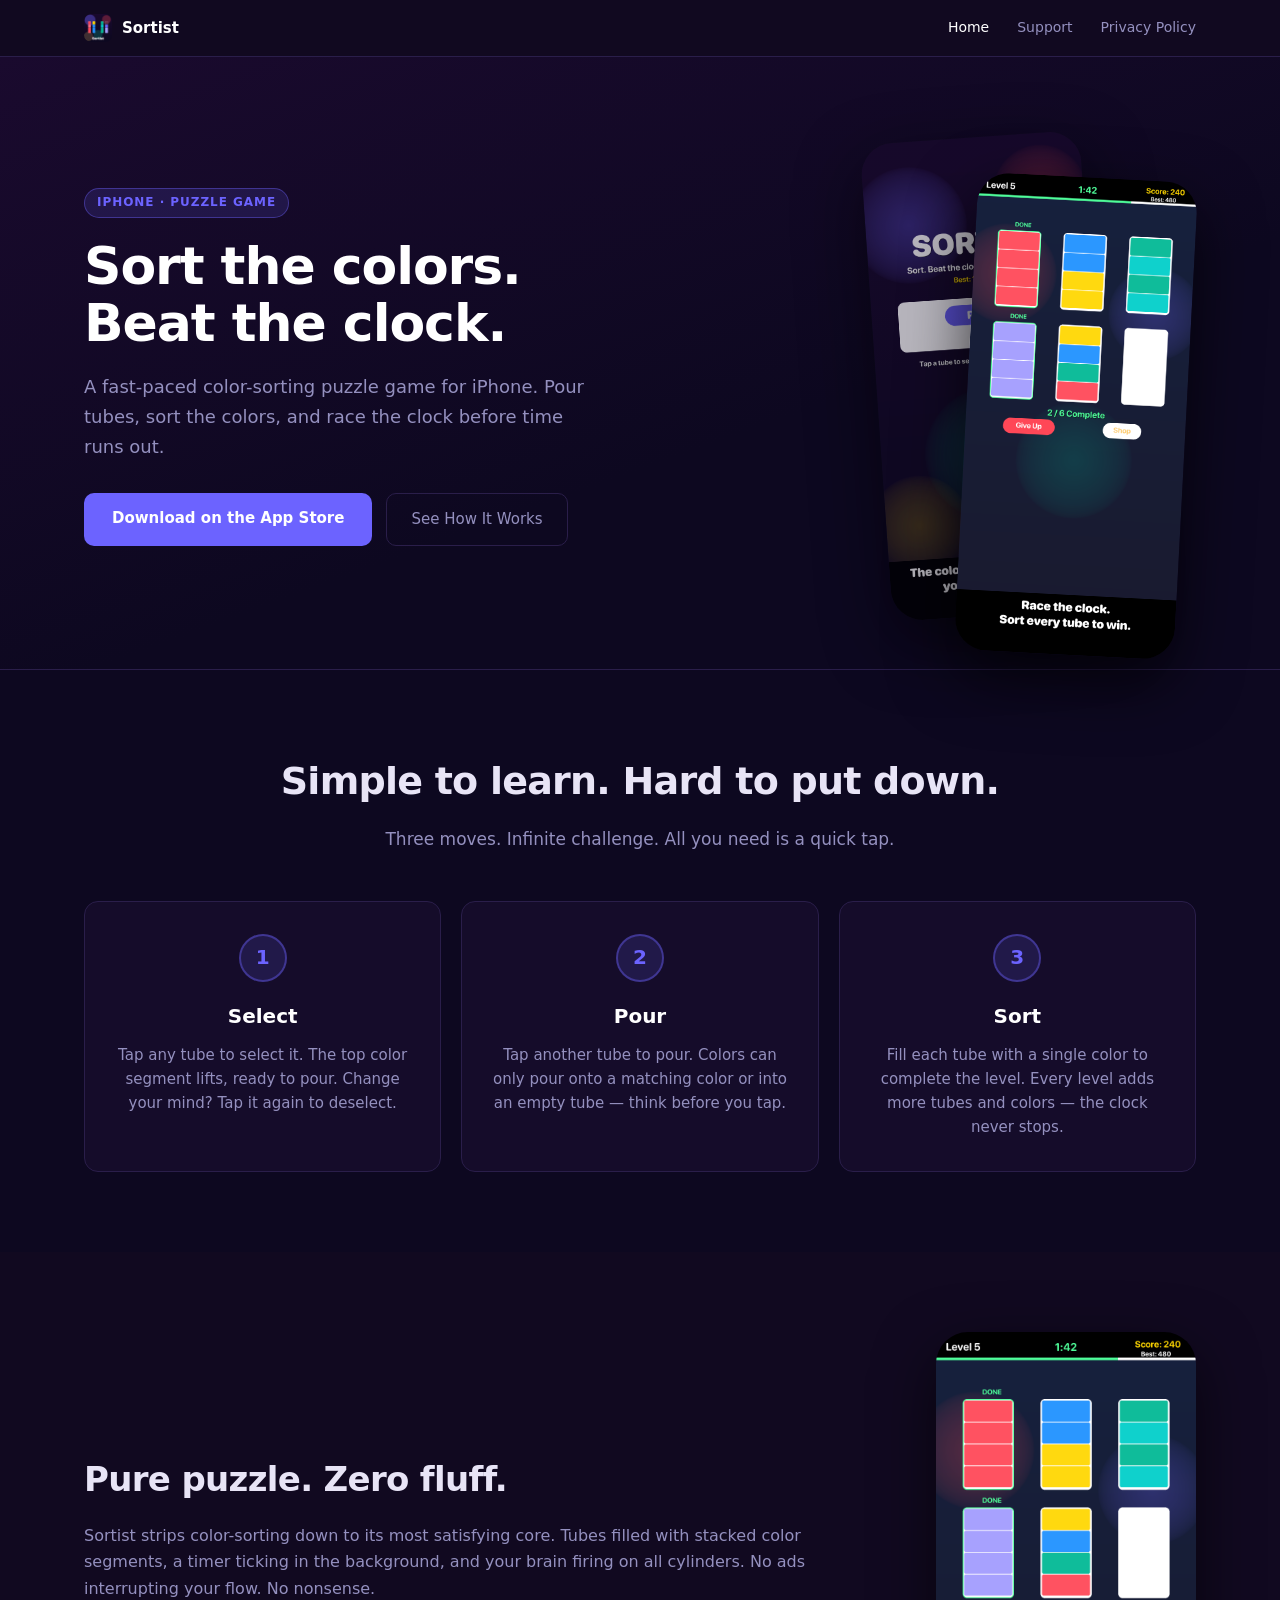
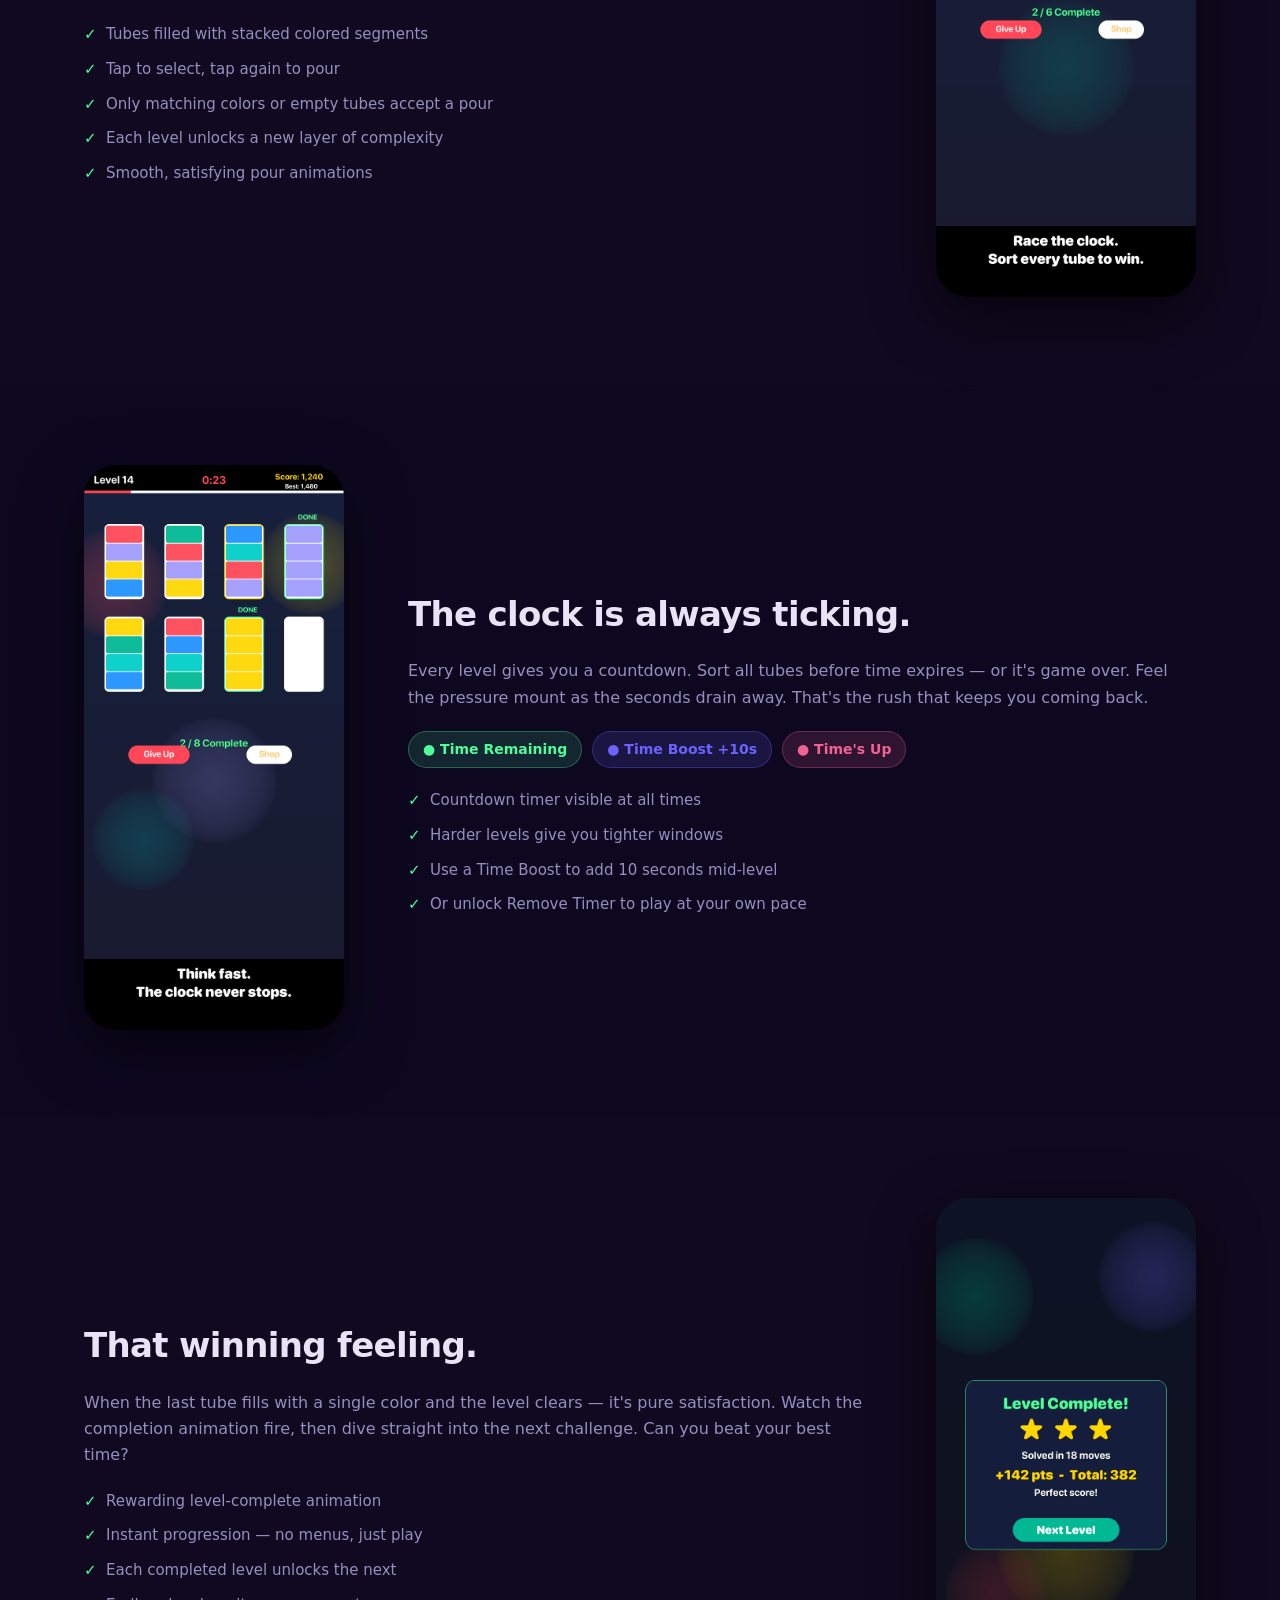
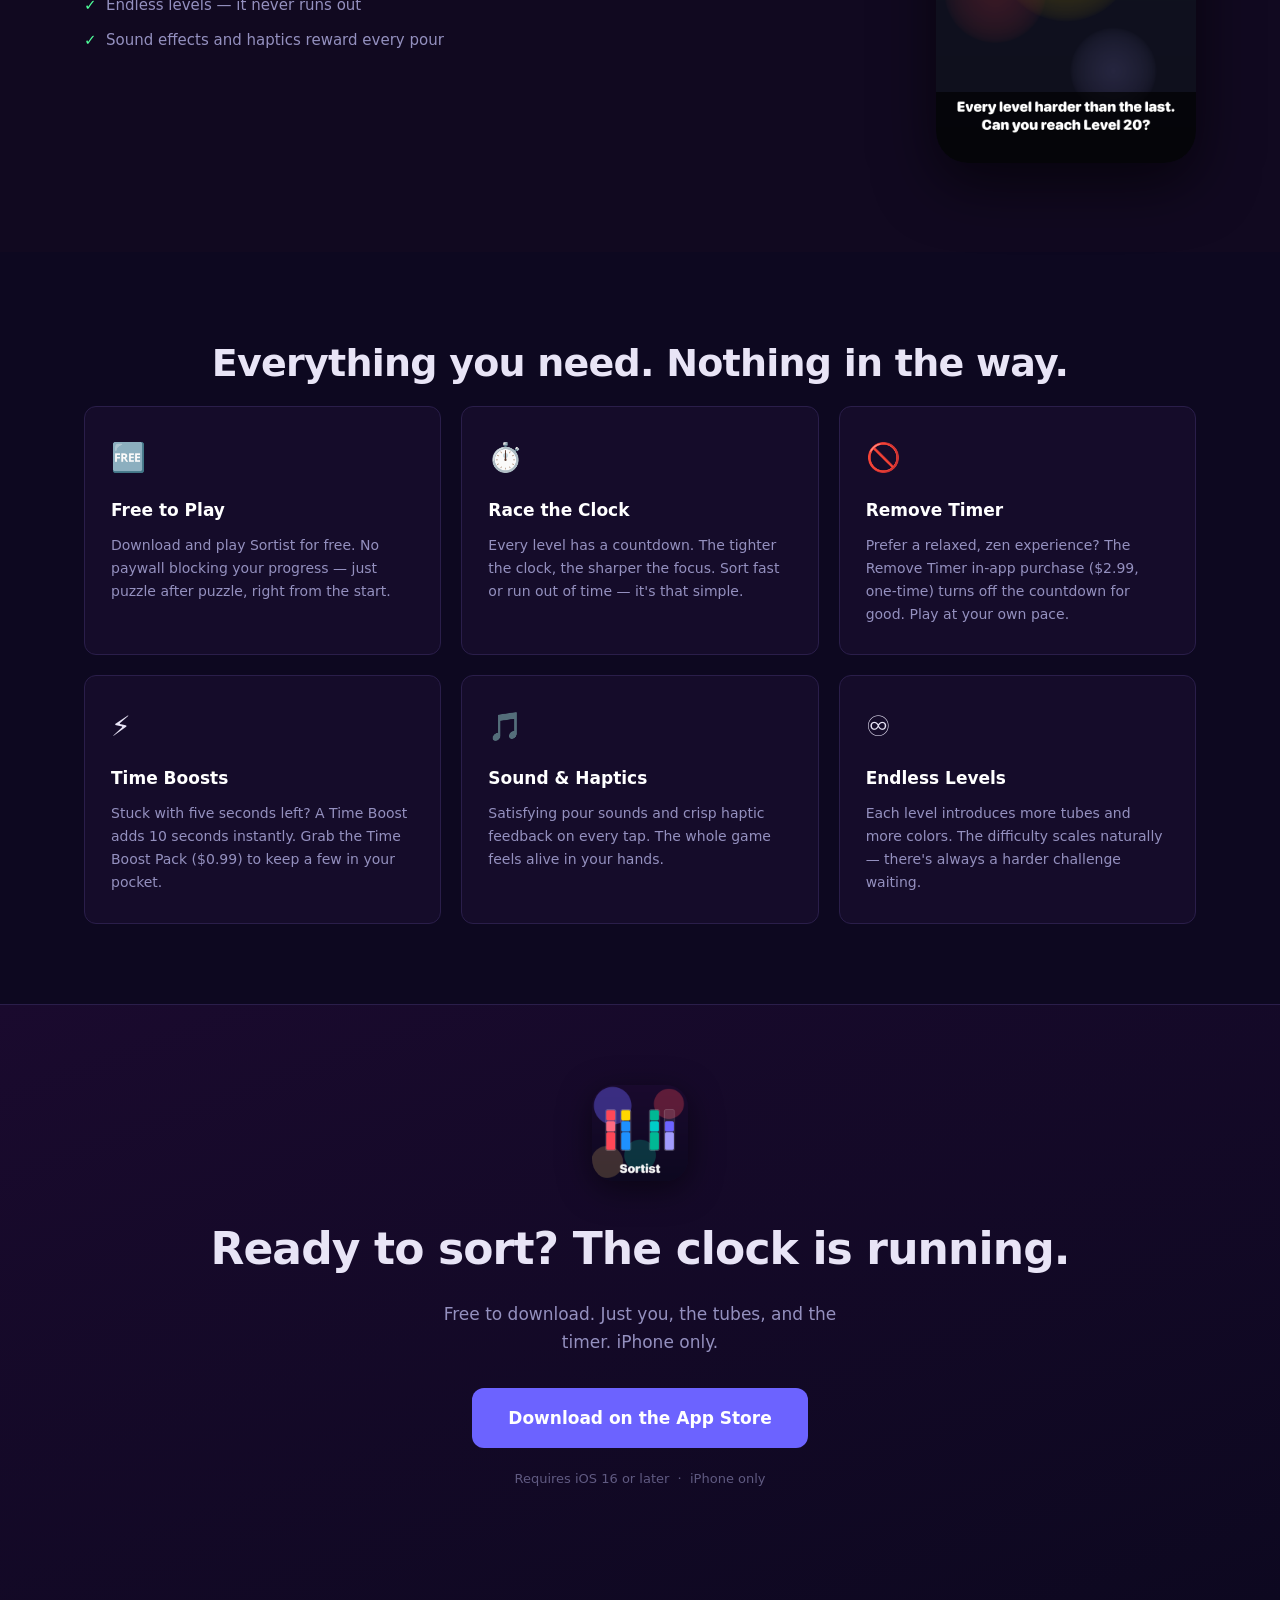
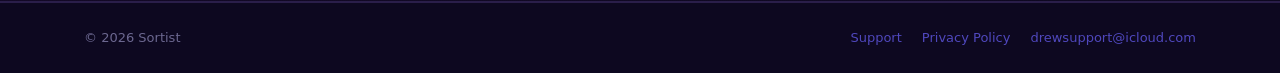
<file: index.html>
<!doctype html>
<html lang="en">
<head>
  <meta charset="UTF-8" />
  <meta name="viewport" content="width=device-width, initial-scale=1.0" />
  <title>Sortist — Sort the colors. Beat the clock.</title>
  <meta name="description" content="Sortist is a fast-paced color-sorting puzzle game for iPhone. Tap tubes to pour colors, sort them all before time runs out." />
  <link rel="stylesheet" href="styles.css" />
</head>
<body>

  <nav class="site-nav">
    <div class="container nav-inner">
      <a href="index.html" class="nav-logo">
        <img src="screenshots/appicon.png" alt="Sortist icon" class="nav-icon" />
        Sortist
      </a>
      <div class="nav-links">
        <a href="index.html" class="active">Home</a>
        <a href="support.html">Support</a>
        <a href="privacy.html">Privacy Policy</a>
      </div>
    </div>
  </nav>

  <!-- HERO -->
  <header class="hero">
    <div class="container">
      <div class="hero-inner">
        <div class="hero-text">
          <div class="badge">iPhone · Puzzle Game</div>
          <h1>Sort the colors.<br/>Beat the clock.</h1>
          <p class="tagline">A fast-paced color-sorting puzzle game for iPhone. Pour tubes, sort the colors, and race the clock before time runs out.</p>
          <div class="hero-cta">
            <a href="https://apps.apple.com/app/sortist/id0000000000" class="btn-primary">Download on the App Store</a>
            <a href="#features" class="btn-ghost">See How It Works</a>
          </div>
        </div>
        <div class="hero-screenshots">
          <img src="screenshots/01_title.png" alt="Sortist title screen on iPhone" class="phone-shot shot-back" />
          <img src="screenshots/02_gameplay.png" alt="Sortist gameplay on iPhone" class="phone-shot shot-front" />
        </div>
      </div>
    </div>
  </header>

  <!-- HOW IT WORKS -->
  <section class="section steps-section" id="features">
    <div class="container">
      <h2 class="section-title">Simple to learn. Hard to put down.</h2>
      <p class="section-sub">Three moves. Infinite challenge. All you need is a quick tap.</p>
      <div class="steps-grid">
        <div class="step-card">
          <div class="step-num">1</div>
          <h3>Select</h3>
          <p>Tap any tube to select it. The top color segment lifts, ready to pour. Change your mind? Tap it again to deselect.</p>
        </div>
        <div class="step-card">
          <div class="step-num">2</div>
          <h3>Pour</h3>
          <p>Tap another tube to pour. Colors can only pour onto a matching color or into an empty tube — think before you tap.</p>
        </div>
        <div class="step-card">
          <div class="step-num">3</div>
          <h3>Sort</h3>
          <p>Fill each tube with a single color to complete the level. Every level adds more tubes and colors — the clock never stops.</p>
        </div>
      </div>
    </div>
  </section>

  <!-- FEATURE ROW 1 — gameplay mechanics -->
  <section class="section feature-section alt-bg">
    <div class="container">
      <div class="feature-row">
        <div class="feature-copy">
          <h2>Pure puzzle. Zero fluff.</h2>
          <p>Sortist strips color-sorting down to its most satisfying core. Tubes filled with stacked color segments, a timer ticking in the background, and your brain firing on all cylinders. No ads interrupting your flow. No nonsense.</p>
          <ul class="feature-list">
            <li>Tubes filled with stacked colored segments</li>
            <li>Tap to select, tap again to pour</li>
            <li>Only matching colors or empty tubes accept a pour</li>
            <li>Each level unlocks a new layer of complexity</li>
            <li>Smooth, satisfying pour animations</li>
          </ul>
        </div>
        <div class="feature-img">
          <img src="screenshots/02_gameplay.png" alt="Sortist gameplay on iPhone" />
        </div>
      </div>
    </div>
  </section>

  <!-- FEATURE ROW 2 — beat the clock -->
  <section class="section feature-section">
    <div class="container">
      <div class="feature-row reverse">
        <div class="feature-copy">
          <h2>The clock is always ticking.</h2>
          <p>Every level gives you a countdown. Sort all tubes before time expires — or it's game over. Feel the pressure mount as the seconds drain away. That's the rush that keeps you coming back.</p>
          <div class="status-pills">
            <span class="pill green">● Time Remaining</span>
            <span class="pill purple">● Time Boost +10s</span>
            <span class="pill red">● Time's Up</span>
          </div>
          <ul class="feature-list" style="margin-top:20px;">
            <li>Countdown timer visible at all times</li>
            <li>Harder levels give you tighter windows</li>
            <li>Use a Time Boost to add 10 seconds mid-level</li>
            <li>Or unlock Remove Timer to play at your own pace</li>
          </ul>
        </div>
        <div class="feature-img">
          <img src="screenshots/04_hardlevel.png" alt="Sortist hard level with timer on iPhone" />
        </div>
      </div>
    </div>
  </section>

  <!-- FEATURE ROW 3 — level complete -->
  <section class="section feature-section alt-bg">
    <div class="container">
      <div class="feature-row">
        <div class="feature-copy">
          <h2>That winning feeling.</h2>
          <p>When the last tube fills with a single color and the level clears — it's pure satisfaction. Watch the completion animation fire, then dive straight into the next challenge. Can you beat your best time?</p>
          <ul class="feature-list">
            <li>Rewarding level-complete animation</li>
            <li>Instant progression — no menus, just play</li>
            <li>Each completed level unlocks the next</li>
            <li>Endless levels — it never runs out</li>
            <li>Sound effects and haptics reward every pour</li>
          </ul>
        </div>
        <div class="feature-img">
          <img src="screenshots/03_complete.png" alt="Sortist level complete screen on iPhone" />
        </div>
      </div>
    </div>
  </section>

  <!-- FEATURE GRID -->
  <section class="section grid-section">
    <div class="container">
      <h2 class="section-title">Everything you need. Nothing in the way.</h2>
      <div class="feat-grid">

        <div class="feat-card">
          <div class="feat-icon">🆓</div>
          <h3>Free to Play</h3>
          <p>Download and play Sortist for free. No paywall blocking your progress — just puzzle after puzzle, right from the start.</p>
        </div>

        <div class="feat-card">
          <div class="feat-icon">⏱️</div>
          <h3>Race the Clock</h3>
          <p>Every level has a countdown. The tighter the clock, the sharper the focus. Sort fast or run out of time — it's that simple.</p>
        </div>

        <div class="feat-card">
          <div class="feat-icon">🚫</div>
          <h3>Remove Timer</h3>
          <p>Prefer a relaxed, zen experience? The Remove Timer in-app purchase ($2.99, one-time) turns off the countdown for good. Play at your own pace.</p>
        </div>

        <div class="feat-card">
          <div class="feat-icon">⚡</div>
          <h3>Time Boosts</h3>
          <p>Stuck with five seconds left? A Time Boost adds 10 seconds instantly. Grab the Time Boost Pack ($0.99) to keep a few in your pocket.</p>
        </div>

        <div class="feat-card">
          <div class="feat-icon">🎵</div>
          <h3>Sound &amp; Haptics</h3>
          <p>Satisfying pour sounds and crisp haptic feedback on every tap. The whole game feels alive in your hands.</p>
        </div>

        <div class="feat-card">
          <div class="feat-icon">♾️</div>
          <h3>Endless Levels</h3>
          <p>Each level introduces more tubes and more colors. The difficulty scales naturally — there's always a harder challenge waiting.</p>
        </div>

      </div>
    </div>
  </section>

  <!-- CTA -->
  <section class="section cta-section">
    <div class="container cta-inner">
      <img src="screenshots/appicon.png" alt="Sortist" class="cta-icon" />
      <h2>Ready to sort? The clock is running.</h2>
      <p>Free to download. Just you, the tubes, and the timer. iPhone only.</p>
      <a href="https://apps.apple.com/app/sortist/id0000000000" class="btn-primary large">Download on the App Store</a>
      <p class="cta-byline">Requires iOS 16 or later &nbsp;·&nbsp; iPhone only</p>
    </div>
  </section>

  <footer class="footer">
    <div class="container">
      <span>© 2026 Sortist</span>
      <span style="display:flex;gap:20px;align-items:center;flex-wrap:wrap;">
        <a href="support.html">Support</a>
        <a href="privacy.html">Privacy Policy</a>
        <a href="mailto:drewsupport@icloud.com">drewsupport@icloud.com</a>
      </span>
    </div>
  </footer>

</body>
</html>
</file>
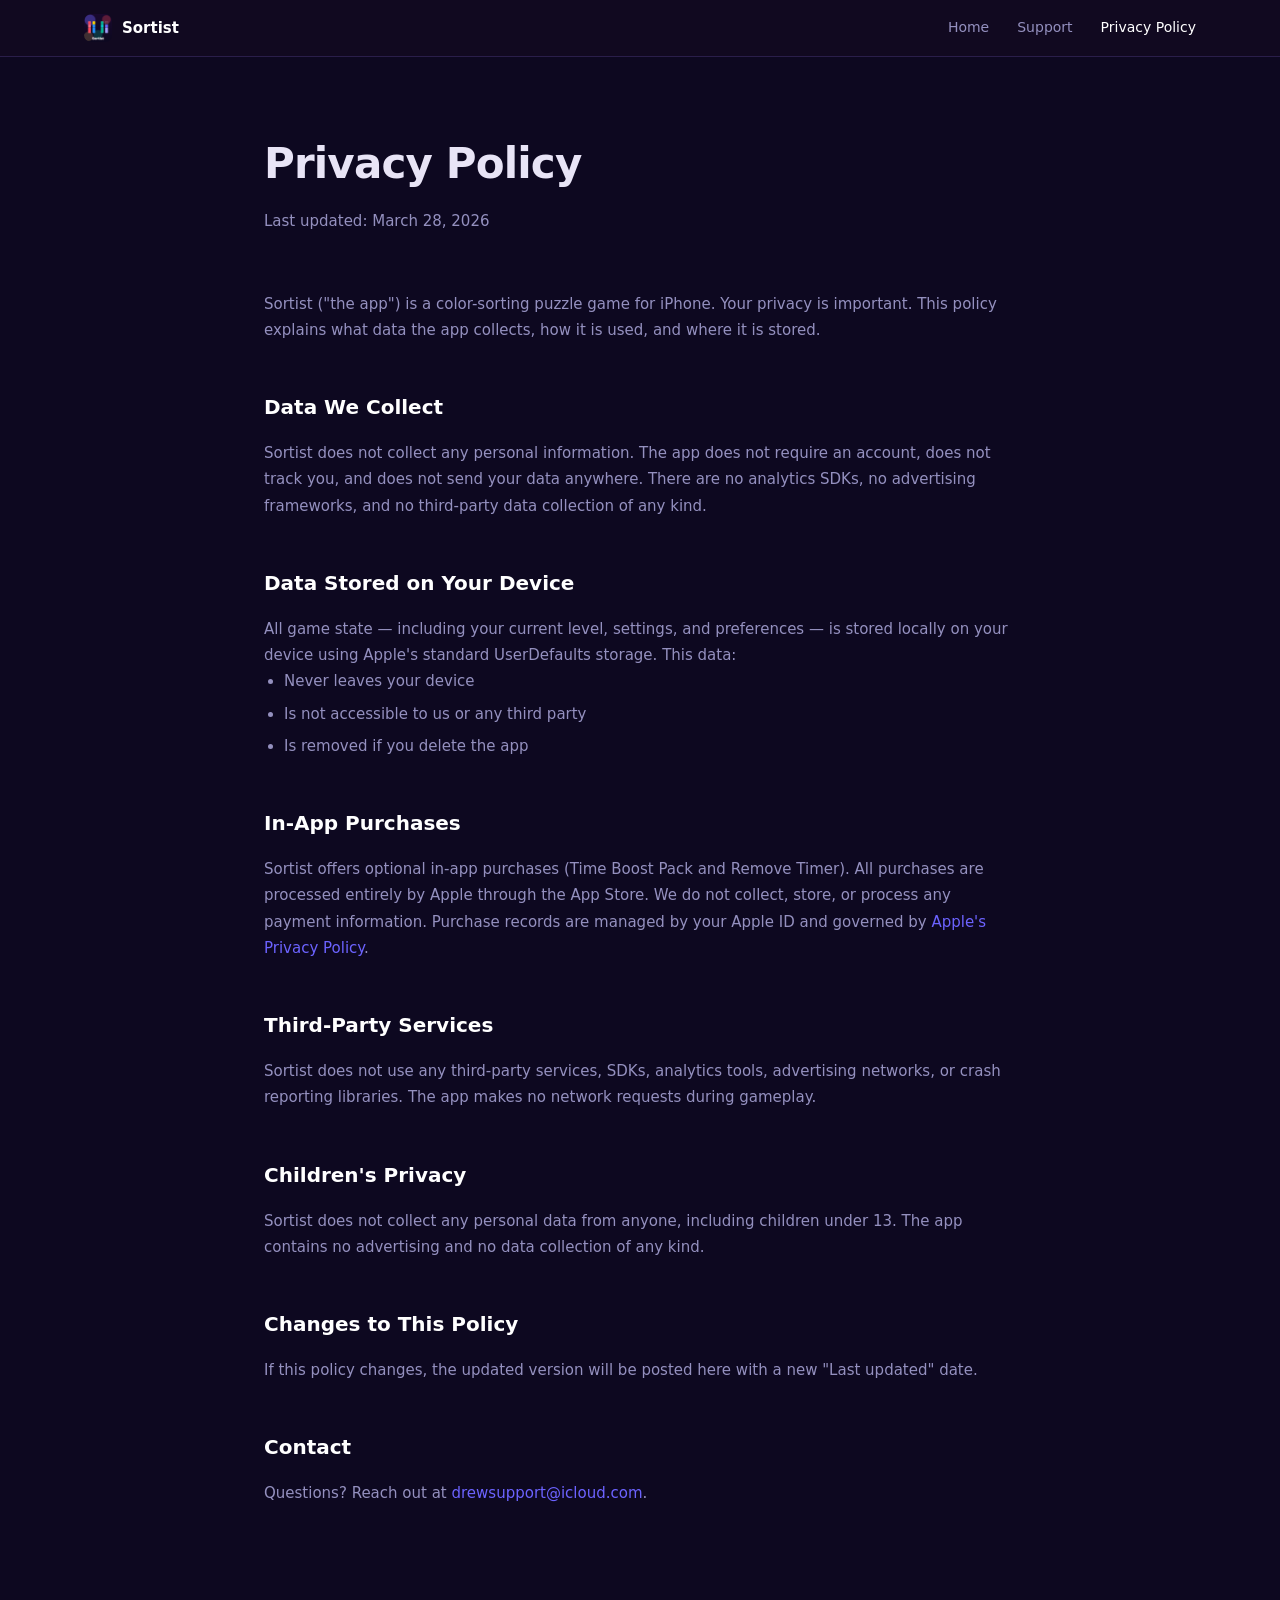
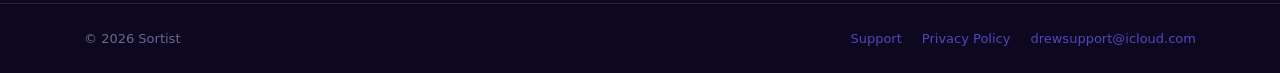
<file: privacy.html>
<!doctype html>
<html lang="en">
<head>
  <meta charset="UTF-8" />
  <meta name="viewport" content="width=device-width, initial-scale=1.0" />
  <title>Privacy Policy — Sortist</title>
  <meta name="description" content="Privacy Policy for Sortist — color-sorting puzzle game for iPhone." />
  <link rel="stylesheet" href="styles.css" />
  <style>
    .privacy-body { max-width: 800px; margin: 0 auto; padding: 72px 24px 96px; }
    .privacy-body h1 { font-size: clamp(28px, 4vw, 42px); font-weight: 800; letter-spacing: -0.02em; margin-bottom: 10px; }
    .privacy-sub { font-size: 17px; color: var(--muted); margin-bottom: 56px; }
    .privacy-body h2 { font-size: 20px; font-weight: 700; margin: 48px 0 16px; color: #fff; }
    .privacy-body p, .privacy-body li { font-size: 15px; color: var(--muted); line-height: 1.75; }
    .privacy-body ul { margin: 0 0 16px 20px; }
    .privacy-body ul li { margin-bottom: 6px; }
    .privacy-body a { color: var(--accent); }
    .privacy-body a:hover { color: var(--accent-hover); }
  </style>
</head>
<body>

  <nav class="site-nav">
    <div class="container nav-inner">
      <a href="index.html" class="nav-logo">
        <img src="screenshots/appicon.png" alt="Sortist" class="nav-icon" />
        Sortist
      </a>
      <div class="nav-links">
        <a href="index.html">Home</a>
        <a href="support.html">Support</a>
        <a href="privacy.html" class="active">Privacy Policy</a>
      </div>
    </div>
  </nav>

  <main class="privacy-body">
    <h1>Privacy Policy</h1>
    <p class="privacy-sub">Last updated: March 28, 2026</p>

    <p>Sortist ("the app") is a color-sorting puzzle game for iPhone. Your privacy is important. This policy explains what data the app collects, how it is used, and where it is stored.</p>

    <h2>Data We Collect</h2>
    <p>Sortist does not collect any personal information. The app does not require an account, does not track you, and does not send your data anywhere. There are no analytics SDKs, no advertising frameworks, and no third-party data collection of any kind.</p>

    <h2>Data Stored on Your Device</h2>
    <p>All game state — including your current level, settings, and preferences — is stored locally on your device using Apple's standard UserDefaults storage. This data:</p>
    <ul>
      <li>Never leaves your device</li>
      <li>Is not accessible to us or any third party</li>
      <li>Is removed if you delete the app</li>
    </ul>

    <h2>In-App Purchases</h2>
    <p>Sortist offers optional in-app purchases (Time Boost Pack and Remove Timer). All purchases are processed entirely by Apple through the App Store. We do not collect, store, or process any payment information. Purchase records are managed by your Apple ID and governed by <a href="https://www.apple.com/legal/privacy/" target="_blank" rel="noopener">Apple's Privacy Policy</a>.</p>

    <h2>Third-Party Services</h2>
    <p>Sortist does not use any third-party services, SDKs, analytics tools, advertising networks, or crash reporting libraries. The app makes no network requests during gameplay.</p>

    <h2>Children's Privacy</h2>
    <p>Sortist does not collect any personal data from anyone, including children under 13. The app contains no advertising and no data collection of any kind.</p>

    <h2>Changes to This Policy</h2>
    <p>If this policy changes, the updated version will be posted here with a new "Last updated" date.</p>

    <h2>Contact</h2>
    <p>Questions? Reach out at <a href="mailto:drewsupport@icloud.com">drewsupport@icloud.com</a>.</p>
  </main>

  <footer class="footer">
    <div class="container">
      <span>© 2026 Sortist</span>
      <span style="display:flex;gap:20px;align-items:center;flex-wrap:wrap;">
        <a href="support.html">Support</a>
        <a href="privacy.html">Privacy Policy</a>
        <a href="mailto:drewsupport@icloud.com">drewsupport@icloud.com</a>
      </span>
    </div>
  </footer>

</body>
</html>
</file>
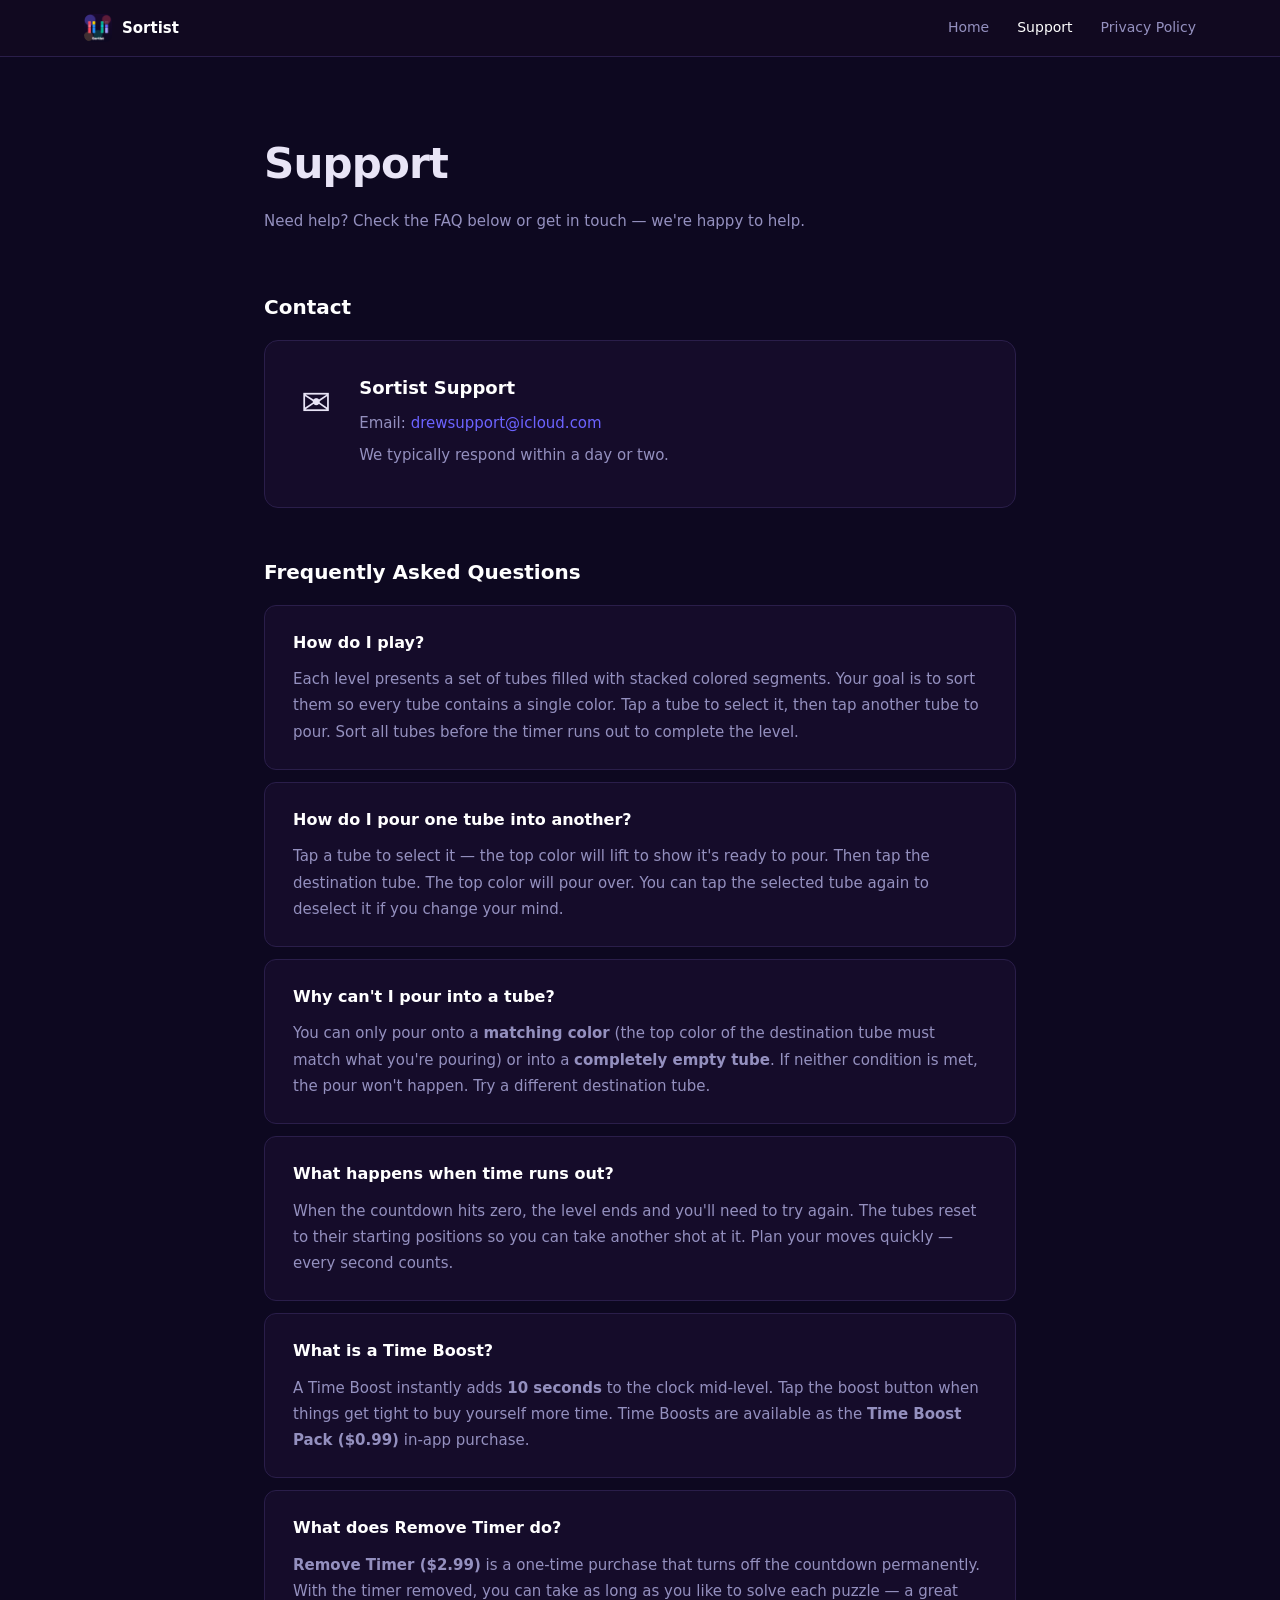
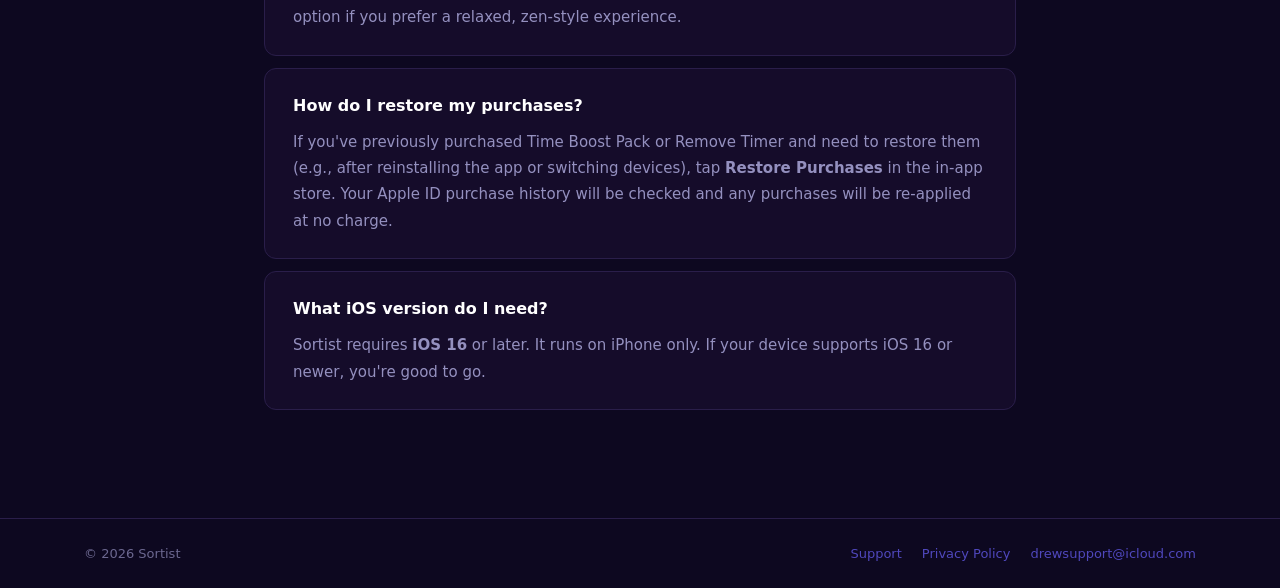
<file: support.html>
<!doctype html>
<html lang="en">
<head>
  <meta charset="UTF-8" />
  <meta name="viewport" content="width=device-width, initial-scale=1.0" />
  <title>Support — Sortist</title>
  <meta name="description" content="Support and FAQ for Sortist — color-sorting puzzle game for iPhone." />
  <link rel="stylesheet" href="styles.css" />
  <style>
    .support-body { max-width: 800px; margin: 0 auto; padding: 72px 24px 96px; }
    .support-body h1 { font-size: clamp(28px, 4vw, 42px); font-weight: 800; letter-spacing: -0.02em; margin-bottom: 10px; }
    .support-sub { font-size: 17px; color: var(--muted); margin-bottom: 56px; }
    .support-body h2 { font-size: 20px; font-weight: 700; margin: 48px 0 16px; color: #fff; }
    .support-body p, .support-body li { font-size: 15px; color: var(--muted); line-height: 1.75; }
    .support-body ul { margin: 0 0 16px 20px; }
    .support-body ul li { margin-bottom: 6px; }
    .support-body a { color: var(--accent); }
    .support-body a:hover { color: var(--accent-hover); }
    .contact-card { background: var(--panel); border: 1px solid var(--border); border-radius: 14px; padding: 32px 36px; margin-top: 16px; display: flex; align-items: flex-start; gap: 28px; }
    .contact-icon { font-size: 36px; flex-shrink: 0; }
    .contact-info h3 { font-size: 18px; font-weight: 700; margin-bottom: 8px; color: #fff; }
    .contact-info p { margin-bottom: 6px; }
    .faq-item { background: var(--panel); border: 1px solid var(--border); border-radius: 12px; padding: 24px 28px; margin-bottom: 12px; }
    .faq-item h3 { font-size: 16px; font-weight: 600; color: #fff; margin-bottom: 10px; }
    .faq-item p { margin: 0; }
  </style>
</head>
<body>

  <nav class="site-nav">
    <div class="container nav-inner">
      <a href="index.html" class="nav-logo">
        <img src="screenshots/appicon.png" alt="Sortist" class="nav-icon" />
        Sortist
      </a>
      <div class="nav-links">
        <a href="index.html">Home</a>
        <a href="support.html" class="active">Support</a>
        <a href="privacy.html">Privacy Policy</a>
      </div>
    </div>
  </nav>

  <main class="support-body">
    <h1>Support</h1>
    <p class="support-sub">Need help? Check the FAQ below or get in touch — we're happy to help.</p>

    <h2>Contact</h2>
    <div class="contact-card">
      <div class="contact-icon">✉️</div>
      <div class="contact-info">
        <h3>Sortist Support</h3>
        <p>Email: <a href="mailto:drewsupport@icloud.com">drewsupport@icloud.com</a></p>
        <p>We typically respond within a day or two.</p>
      </div>
    </div>

    <h2>Frequently Asked Questions</h2>

    <div class="faq-item">
      <h3>How do I play?</h3>
      <p>Each level presents a set of tubes filled with stacked colored segments. Your goal is to sort them so every tube contains a single color. Tap a tube to select it, then tap another tube to pour. Sort all tubes before the timer runs out to complete the level.</p>
    </div>

    <div class="faq-item">
      <h3>How do I pour one tube into another?</h3>
      <p>Tap a tube to select it — the top color will lift to show it's ready to pour. Then tap the destination tube. The top color will pour over. You can tap the selected tube again to deselect it if you change your mind.</p>
    </div>

    <div class="faq-item">
      <h3>Why can't I pour into a tube?</h3>
      <p>You can only pour onto a <strong>matching color</strong> (the top color of the destination tube must match what you're pouring) or into a <strong>completely empty tube</strong>. If neither condition is met, the pour won't happen. Try a different destination tube.</p>
    </div>

    <div class="faq-item">
      <h3>What happens when time runs out?</h3>
      <p>When the countdown hits zero, the level ends and you'll need to try again. The tubes reset to their starting positions so you can take another shot at it. Plan your moves quickly — every second counts.</p>
    </div>

    <div class="faq-item">
      <h3>What is a Time Boost?</h3>
      <p>A Time Boost instantly adds <strong>10 seconds</strong> to the clock mid-level. Tap the boost button when things get tight to buy yourself more time. Time Boosts are available as the <strong>Time Boost Pack ($0.99)</strong> in-app purchase.</p>
    </div>

    <div class="faq-item">
      <h3>What does Remove Timer do?</h3>
      <p><strong>Remove Timer ($2.99)</strong> is a one-time purchase that turns off the countdown permanently. With the timer removed, you can take as long as you like to solve each puzzle — a great option if you prefer a relaxed, zen-style experience.</p>
    </div>

    <div class="faq-item">
      <h3>How do I restore my purchases?</h3>
      <p>If you've previously purchased Time Boost Pack or Remove Timer and need to restore them (e.g., after reinstalling the app or switching devices), tap <strong>Restore Purchases</strong> in the in-app store. Your Apple ID purchase history will be checked and any purchases will be re-applied at no charge.</p>
    </div>

    <div class="faq-item">
      <h3>What iOS version do I need?</h3>
      <p>Sortist requires <strong>iOS 16</strong> or later. It runs on iPhone only. If your device supports iOS 16 or newer, you're good to go.</p>
    </div>

  </main>

  <footer class="footer">
    <div class="container">
      <span>© 2026 Sortist</span>
      <span style="display:flex;gap:20px;align-items:center;flex-wrap:wrap;">
        <a href="support.html">Support</a>
        <a href="privacy.html">Privacy Policy</a>
        <a href="mailto:drewsupport@icloud.com">drewsupport@icloud.com</a>
      </span>
    </div>
  </footer>

</body>
</html>
</file>
<file: styles.css>
:root {
  --bg: #0d0820;
  --panel: #150c2a;
  --panel2: #110920;
  --text: #e8e4f6;
  --muted: #9490bf;
  --border: #2a1e4a;
  --accent: #6C63FF;
  --accent-hover: #8b85ff;
  --green: #4ffe9a;
  --yellow: #f6c343;
  --red: #f06292;
  --blue: #56adf5;
}

* { box-sizing: border-box; margin: 0; padding: 0; }

body {
  font-family: Inter, system-ui, -apple-system, Segoe UI, Roboto, sans-serif;
  background: var(--bg);
  color: var(--text);
  line-height: 1.65;
}

a { color: var(--accent); text-decoration: none; }
a:hover { color: var(--accent-hover); }

.container {
  max-width: 1160px;
  margin: 0 auto;
  padding: 0 24px;
}

/* ── NAV ── */
.site-nav {
  background: var(--panel2);
  border-bottom: 1px solid var(--border);
  position: sticky;
  top: 0;
  z-index: 100;
}
.nav-inner {
  display: flex;
  align-items: center;
  justify-content: space-between;
  height: 56px;
}
.nav-logo {
  display: flex;
  align-items: center;
  gap: 10px;
  font-size: 15px;
  font-weight: 700;
  color: #fff;
}
.nav-logo:hover { color: var(--accent-hover); }
.nav-icon {
  width: 28px;
  height: 28px;
  border-radius: 7px;
}
.nav-links {
  display: flex;
  gap: 28px;
}
.nav-links a {
  font-size: 14px;
  font-weight: 500;
  color: var(--muted);
  transition: color 0.2s;
}
.nav-links a:hover,
.nav-links a.active { color: #fff; }

/* ── HERO ── */
.hero {
  padding: 80px 0 72px;
  background: linear-gradient(160deg, #1a0a2e 0%, #0d0820 60%);
  border-bottom: 1px solid var(--border);
}

.hero-inner {
  display: flex;
  align-items: center;
  gap: 48px;
}

.hero-text { flex: 1; min-width: 0; }

.badge {
  display: inline-block;
  background: rgba(108, 99, 255, 0.15);
  border: 1px solid rgba(108, 99, 255, 0.4);
  color: var(--accent);
  font-size: 12px;
  font-weight: 600;
  letter-spacing: 0.08em;
  text-transform: uppercase;
  border-radius: 20px;
  padding: 4px 12px;
  margin-bottom: 20px;
}

.hero h1 {
  font-size: clamp(32px, 5vw, 52px);
  font-weight: 800;
  line-height: 1.1;
  letter-spacing: -0.02em;
  margin-bottom: 20px;
  color: #fff;
}

.tagline {
  font-size: 18px;
  color: var(--muted);
  max-width: 500px;
  margin-bottom: 32px;
}

.hero-cta {
  display: flex;
  gap: 14px;
  flex-wrap: wrap;
}

.btn-primary {
  display: inline-block;
  background: var(--accent);
  color: #fff;
  font-size: 15px;
  font-weight: 600;
  padding: 13px 28px;
  border-radius: 10px;
  transition: background 0.2s;
}
.btn-primary:hover { background: var(--accent-hover); color: #fff; }
.btn-primary.large { font-size: 17px; padding: 16px 36px; border-radius: 12px; }

.btn-ghost {
  display: inline-block;
  color: var(--muted);
  font-size: 15px;
  font-weight: 500;
  padding: 13px 24px;
  border-radius: 10px;
  border: 1px solid var(--border);
  transition: border-color 0.2s, color 0.2s;
}
.btn-ghost:hover { border-color: var(--accent); color: var(--accent); }

/* Hero phone mockup stack */
.hero-screenshots {
  flex: 0 0 auto;
  position: relative;
  width: 320px;
  height: 460px;
}
.phone-shot {
  position: absolute;
  width: 220px;
  border-radius: 32px;
  box-shadow: 0 24px 64px rgba(0,0,0,0.7);
}
.shot-back {
  top: 0;
  left: 0;
  opacity: 0.7;
  transform: rotate(-4deg);
}
.shot-front {
  top: 40px;
  left: 90px;
  z-index: 2;
  transform: rotate(3deg);
}

/* ── SECTIONS ── */
.section { padding: 80px 0; }
.alt-bg { background: var(--panel2); }

.section-title {
  font-size: clamp(26px, 3.5vw, 38px);
  font-weight: 700;
  letter-spacing: -0.02em;
  text-align: center;
  margin-bottom: 12px;
}
.section-sub {
  text-align: center;
  color: var(--muted);
  font-size: 17px;
  max-width: 600px;
  margin: 0 auto 48px;
}

/* ── STEPS ── */
.steps-grid {
  display: grid;
  grid-template-columns: repeat(auto-fit, minmax(240px, 1fr));
  gap: 20px;
}
.step-card {
  background: var(--panel);
  border: 1px solid var(--border);
  border-radius: 14px;
  padding: 32px 28px;
  text-align: center;
}
.step-num {
  width: 48px;
  height: 48px;
  border-radius: 50%;
  background: rgba(108, 99, 255, 0.15);
  border: 2px solid rgba(108, 99, 255, 0.4);
  color: var(--accent);
  font-size: 20px;
  font-weight: 800;
  display: flex;
  align-items: center;
  justify-content: center;
  margin: 0 auto 18px;
}
.step-card h3 {
  font-size: 20px;
  font-weight: 700;
  margin-bottom: 10px;
  color: #fff;
}
.step-card p {
  font-size: 15px;
  color: var(--muted);
  line-height: 1.6;
}

/* ── FEATURE ROWS ── */
.feature-row {
  display: flex;
  align-items: center;
  gap: 64px;
}
.feature-row.reverse { flex-direction: row-reverse; }

.feature-copy { flex: 1; min-width: 0; }
.feature-copy h2 {
  font-size: clamp(24px, 3vw, 34px);
  font-weight: 700;
  letter-spacing: -0.02em;
  margin-bottom: 16px;
}
.feature-copy p {
  color: var(--muted);
  font-size: 16px;
  margin-bottom: 20px;
}

.feature-list {
  list-style: none;
  display: flex;
  flex-direction: column;
  gap: 10px;
}
.feature-list li {
  color: var(--muted);
  font-size: 15px;
  padding-left: 22px;
  position: relative;
}
.feature-list li::before {
  content: "✓";
  color: var(--green);
  font-weight: 700;
  position: absolute;
  left: 0;
}

.feature-img {
  flex: 0 0 auto;
  width: 260px;
}
.feature-img img {
  width: 100%;
  border-radius: 32px;
  box-shadow: 0 20px 60px rgba(0,0,0,0.6);
}

/* Color pills */
.status-pills {
  display: flex;
  gap: 10px;
  flex-wrap: wrap;
  margin-bottom: 4px;
}
.pill {
  font-size: 14px;
  font-weight: 600;
  padding: 6px 14px;
  border-radius: 20px;
}
.pill.green  { background: rgba(79,254,154,0.12); color: var(--green);  border: 1px solid rgba(79,254,154,0.3); }
.pill.purple { background: rgba(108,99,255,0.15);  color: var(--accent); border: 1px solid rgba(108,99,255,0.3); }
.pill.red    { background: rgba(240,98,146,0.15);  color: var(--red);    border: 1px solid rgba(240,98,146,0.3); }

/* ── FEATURE GRID ── */
.feat-grid {
  display: grid;
  grid-template-columns: repeat(auto-fit, minmax(300px, 1fr));
  gap: 20px;
}
.feat-card {
  background: var(--panel);
  border: 1px solid var(--border);
  border-radius: 12px;
  padding: 28px 26px;
}
.feat-icon {
  font-size: 28px;
  margin-bottom: 14px;
}
.feat-card h3 {
  font-size: 17px;
  font-weight: 700;
  margin-bottom: 10px;
  color: #fff;
}
.feat-card p {
  font-size: 14px;
  color: var(--muted);
  line-height: 1.65;
}

/* ── CTA ── */
.cta-section {
  background: linear-gradient(160deg, #1a0a2e 0%, #0d0820 100%);
  border-top: 1px solid var(--border);
  border-bottom: 1px solid var(--border);
}
.cta-inner {
  text-align: center;
}
.cta-icon {
  width: 96px;
  height: 96px;
  border-radius: 22px;
  margin-bottom: 24px;
  box-shadow: 0 8px 32px rgba(0,0,0,0.5);
}
.cta-inner h2 {
  font-size: clamp(28px, 4vw, 44px);
  font-weight: 800;
  letter-spacing: -0.02em;
  margin-bottom: 14px;
}
.cta-inner p {
  color: var(--muted);
  font-size: 17px;
  max-width: 440px;
  margin: 0 auto 32px;
}
.cta-byline {
  margin-top: 20px !important;
  font-size: 13px !important;
  opacity: 0.6;
}

/* ── FOOTER ── */
.footer {
  padding: 24px 0;
  border-top: 1px solid var(--border);
}
.footer .container {
  display: flex;
  justify-content: space-between;
  align-items: center;
  flex-wrap: wrap;
  gap: 8px;
  font-size: 13px;
  color: var(--muted);
  opacity: 0.7;
}

/* ── RESPONSIVE ── */
@media (max-width: 860px) {
  .hero-inner { flex-direction: column; gap: 48px; }
  .hero-screenshots { width: 280px; height: 400px; }
  .phone-shot { width: 190px; }
  .shot-front { left: 80px; top: 30px; }
  .feature-row,
  .feature-row.reverse { flex-direction: column; gap: 36px; }
  .feature-img { width: 240px; margin: 0 auto; }
  .section { padding: 56px 0; }
  .hero { padding: 56px 0 52px; }
}

@media (max-width: 540px) {
  .hero-cta { flex-direction: column; }
  .btn-primary, .btn-ghost { text-align: center; }
  .footer .container { justify-content: center; text-align: center; }
  .nav-links { gap: 16px; }
  .hero-screenshots { width: 240px; height: 340px; }
  .phone-shot { width: 160px; }
  .shot-front { left: 68px; top: 24px; }
}
</file>
